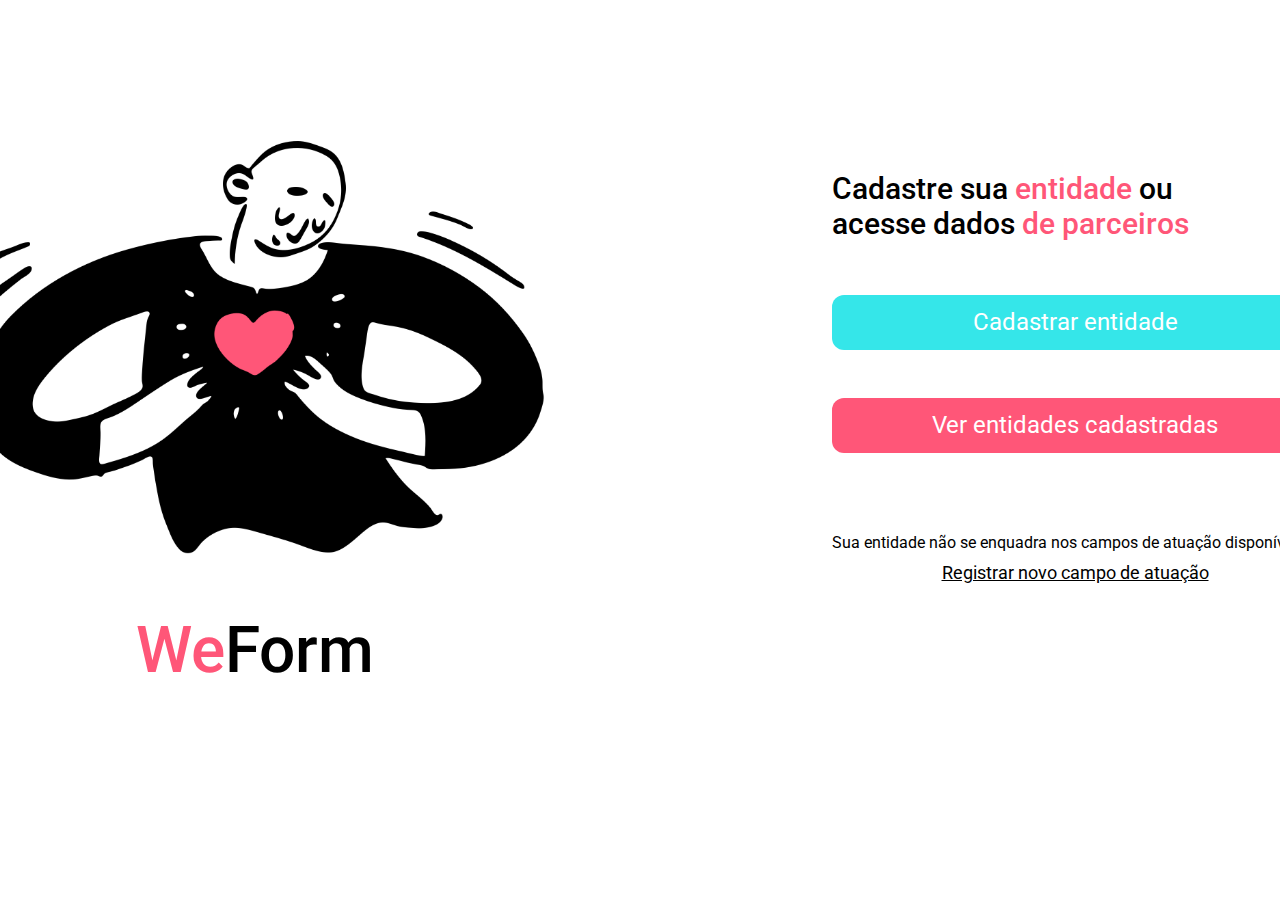
<file: index.html>
<!DOCTYPE html>
<html lang="pt-br">
<head>
    <meta charset="UTF-8">
    <meta name="viewport" content="width=device-width, initial-scale=1.0">
    <title>Cadastro</title>
    <link rel="stylesheet" href="./style.css">
    <link rel="stylesheet" href="./fontawesome/css/all.css">
    <link rel="icon" type="image/x-icon" href="assets/favicon.jpg">
</head>
<body>
    <div class="content">
        <aside>
            <img src="assets/hero.png" alt="logo-principal">

            <h1><span>We</span> Form</h1>
        </aside>
        
        <main>
            <h2>Cadastre sua <span>entidade</span> ou acesse dados <span>de parceiros</span></h2>

            <div class="actions ">
                <a href="./cadastro-entidade.html">Cadastrar entidade</a>
                <a href="">Ver entidades cadastradas</a>
            </div>

           <footer>
            <p>Sua entidade não se enquadra nos campos de atuação disponíveis</p>
            <a href="">Registrar novo campo de atuação</a>
            </footer>
        </main>
    </div>
</body>
</html>
</file>
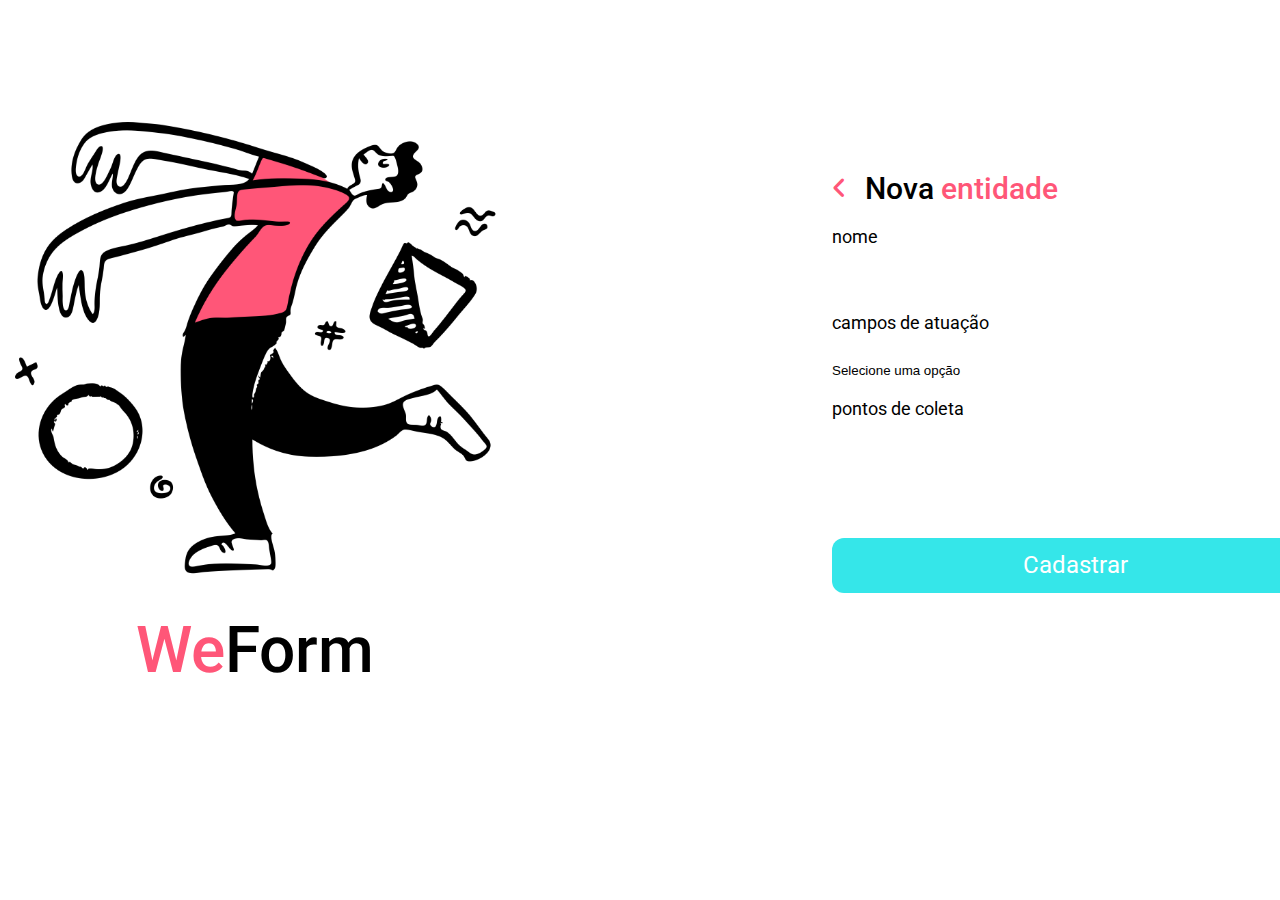
<file: cadastro-entidade.html>
<!DOCTYPE html>
<html lang="pt-br">
<head>
    <meta charset="UTF-8">
    <meta name="viewport" content="width=device-width, initial-scale=1.0">
    <title>Cadastro Entidade</title>
    <link rel="stylesheet" href="./style.css">
    <link rel="stylesheet" href="./fontawesome/css/all.css">
    <link rel="icon" type="image/x-icon" href="assets/favicon.jpg">
</head>
<body>
    <div class="content">
        <aside>
            <img src="assets/hero2.png" alt="logo-principal">

            <h1><span>We</span> Form</h1>
        </aside>
        
        <main>

            <header>
                <a href="index.html"> 
                <i class="fa-solid fa-angle-left"></i>
            </a>
            <h2>Nova <span>entidade</span></h2>
            </header>

            <form>
                <label for="input-name">Nome</label>
                <input type="text" id="input-name">

                <label for="input-field">Campos de Atuação</label>
                <div class="select-div">
                <select id="input-field">
                    <option value="">Selecione uma opção</option>
                    <option value="abrigo">Abrigo de animais</option>
                </select>
                </div>
               

                <div class="points">
                <label for="input-points">Pontos de Coleta</label>
                <input type="text" id="input-points">
                <button>
                    <i class="fa-solid fa-circle-plus"></i>
                </button>
                </div>

            </form>

            <div class="actions ">
                <a href="">Cadastrar</a>
            </div>
        </main>  
    </div>
</body>
</html>
</file>
<file: style.css>
@import url("https://fonts.googleapis.com/css2?family=Roboto:wght@100;300;400;500&display=swap");

* {
  margin: 0;
  padding: 0;
  box-sizing: border-box;
}

body {
  font-family: "Roboto", sans-serif;
  font-size: 1.4rem;
}

.content {
  display: flex;
  justify-content: center;
  align-items: center;
  display: grid;
  grid-template-areas:
    ". . . . . "
    ". hero . form ."
    ". hero . form ."
    ". . . . .";
  gap: 8.5rem;
}

main {
  grid-area: form;
}

aside {
  grid-area: hero;
}

:root {
  font-size: 62.5%;
  --default-border: border: 0.1rem solid rgba(0, 0, 0, 0.15);
  --default-border-radius: 1.2rem;
}

aside h1 {
  display: flex;
  justify-content: center;
  font-size: 64px;
  font-weight: 500;
  line-height: 75px;
}

aside h1 span,
main h2 span {
  color: #ff5678;
}

img {
  width: 70rem;
}

main {
  width: 60rem;
  height: 52rem;
  border: var(--default-border);
  padding: 4.4rem 5.7rem;
  border-radius: var(--default-border-radius);
  position: relative;
}

main h2 {
  max-width: 43rem;
  font-size: 3rem;
  font-weight: 500;
}

main .actions {
  display: flex;
  flex-flow: column wrap;
}

main .actions a {
  border-radius: var(--default-border-radius);
  text-decoration: none;
  font-size: 2.4rem;
  height: 5.5rem;
  background-color: #35e6e9;
  display: flex;
  justify-content: center;
  align-items: center;
  color: white;
  margin-top: 5.4rem;
}

main header {
  display: flex;
  align-items: center;
  gap: 1.8rem;
}

main header i {
  font-size: 2.4rem;
  color: #ff5678;
}

main .actions a + a {
  background-color: #ff5678;
  margin-top: 4.8rem;
}

main footer p {
  font-size: 1.6rem;
  margin-top: 8rem;
}

main footer a {
  margin-top: 1rem;
  font-size: 1.8rem;
  display: block;
  text-align: center;
  color: black;
}

main form {
  margin-top: 2.0rem;
}

main form label {
  font-size: 1.8rem;
  font-weight: 400;
  text-transform: lowercase;
  margin-bottom: 1rem;
  display: block;
}

main form :is(input,select) {
  width: 489px;
  height: 5.5rem;
  display: block;
  background-color: white;
  border: var(--default-border);
  border-radius: var(--default-border-radius);
}

main form select {
  appearance: none;
}

main form .select-div {
   position: relative;
}

main form .select-div::after {
   top: 1.6rem;
   right: 1.6rem;
   font-size: 2.2rem;
   content: "\f107";
   font-family: "Font Awesome 6 Free";
   font-weight: 600;
   position: absolute;
   z-index: 1;
   color: #35e6e9;
}

main form input + button {
  position: absolute;
  right: -3.8rem;
  top: calc(2.7rem + 2.5rem);
  background-color: transparent;
  border: none;
  color: #35e6e9;
  font-size: 2.4rem;
  cursor: pointer;
}

main form .points {
  position: relative;
}
</file>
